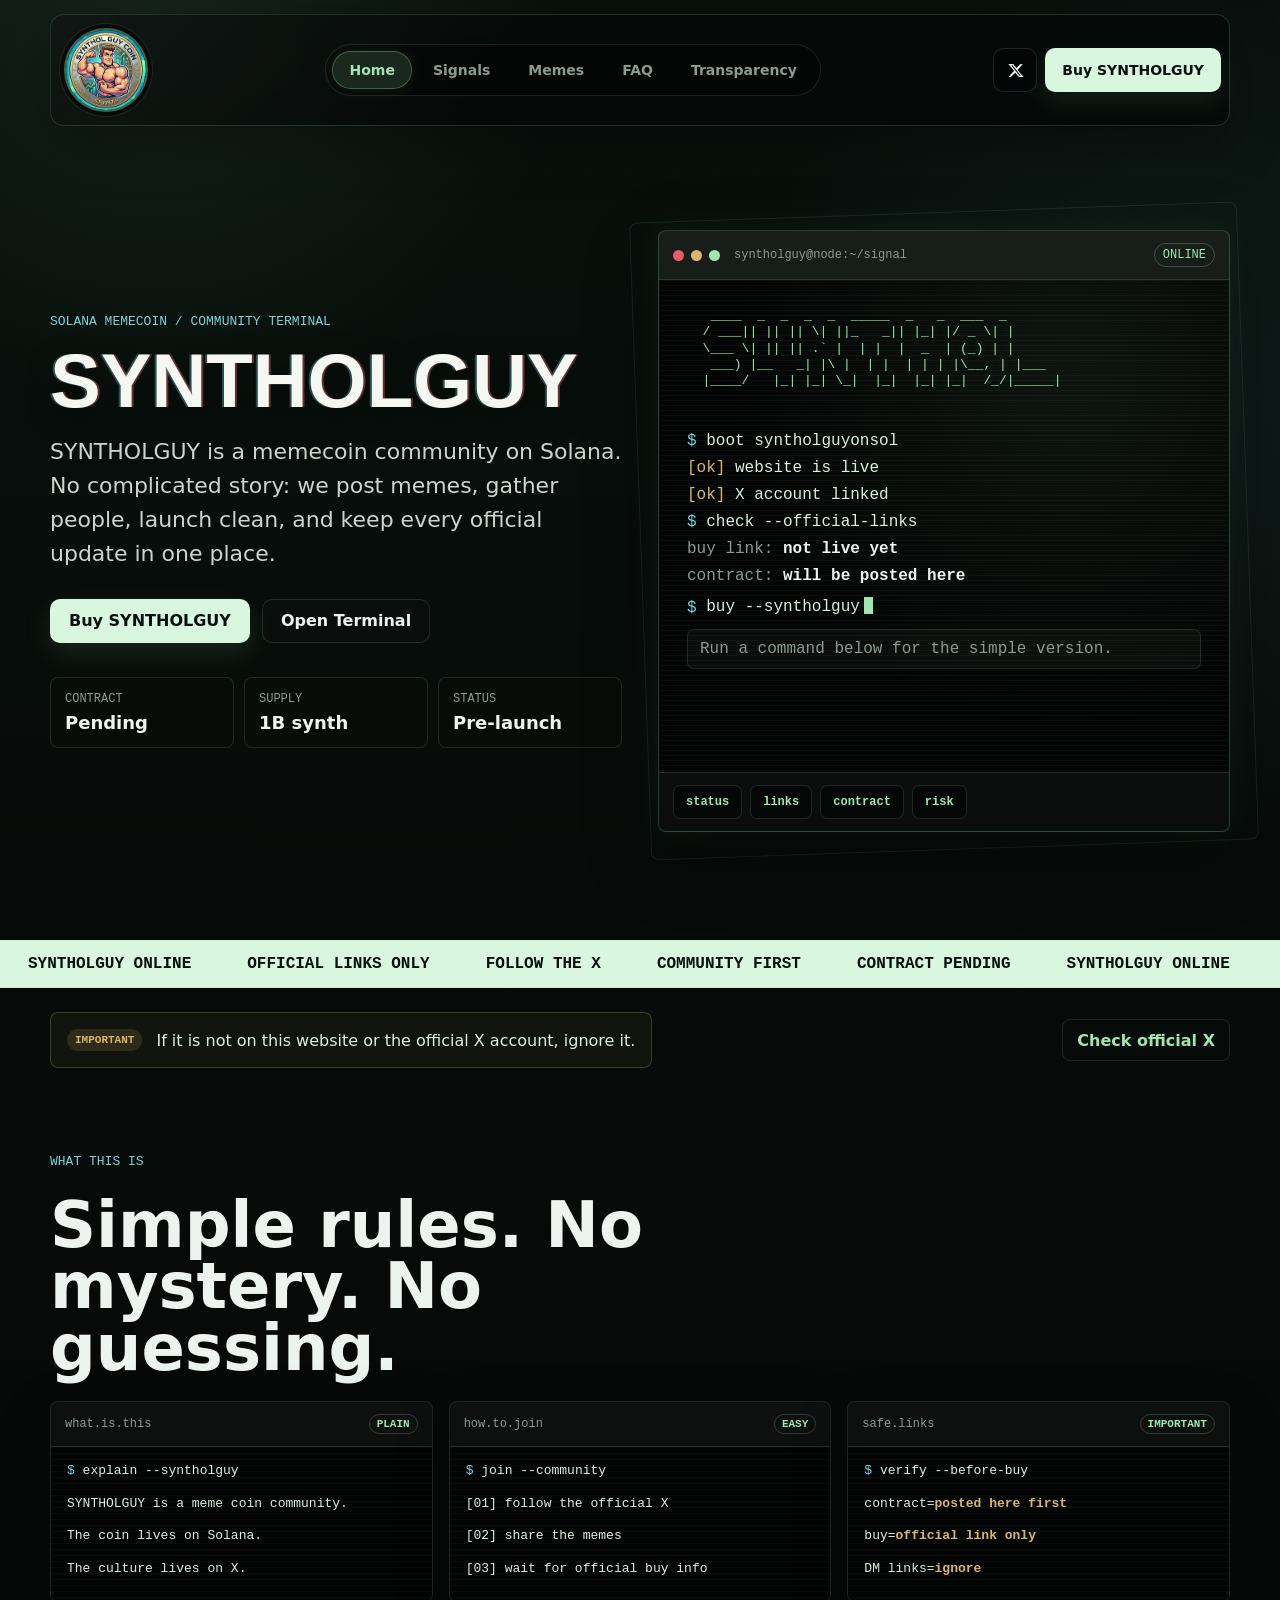
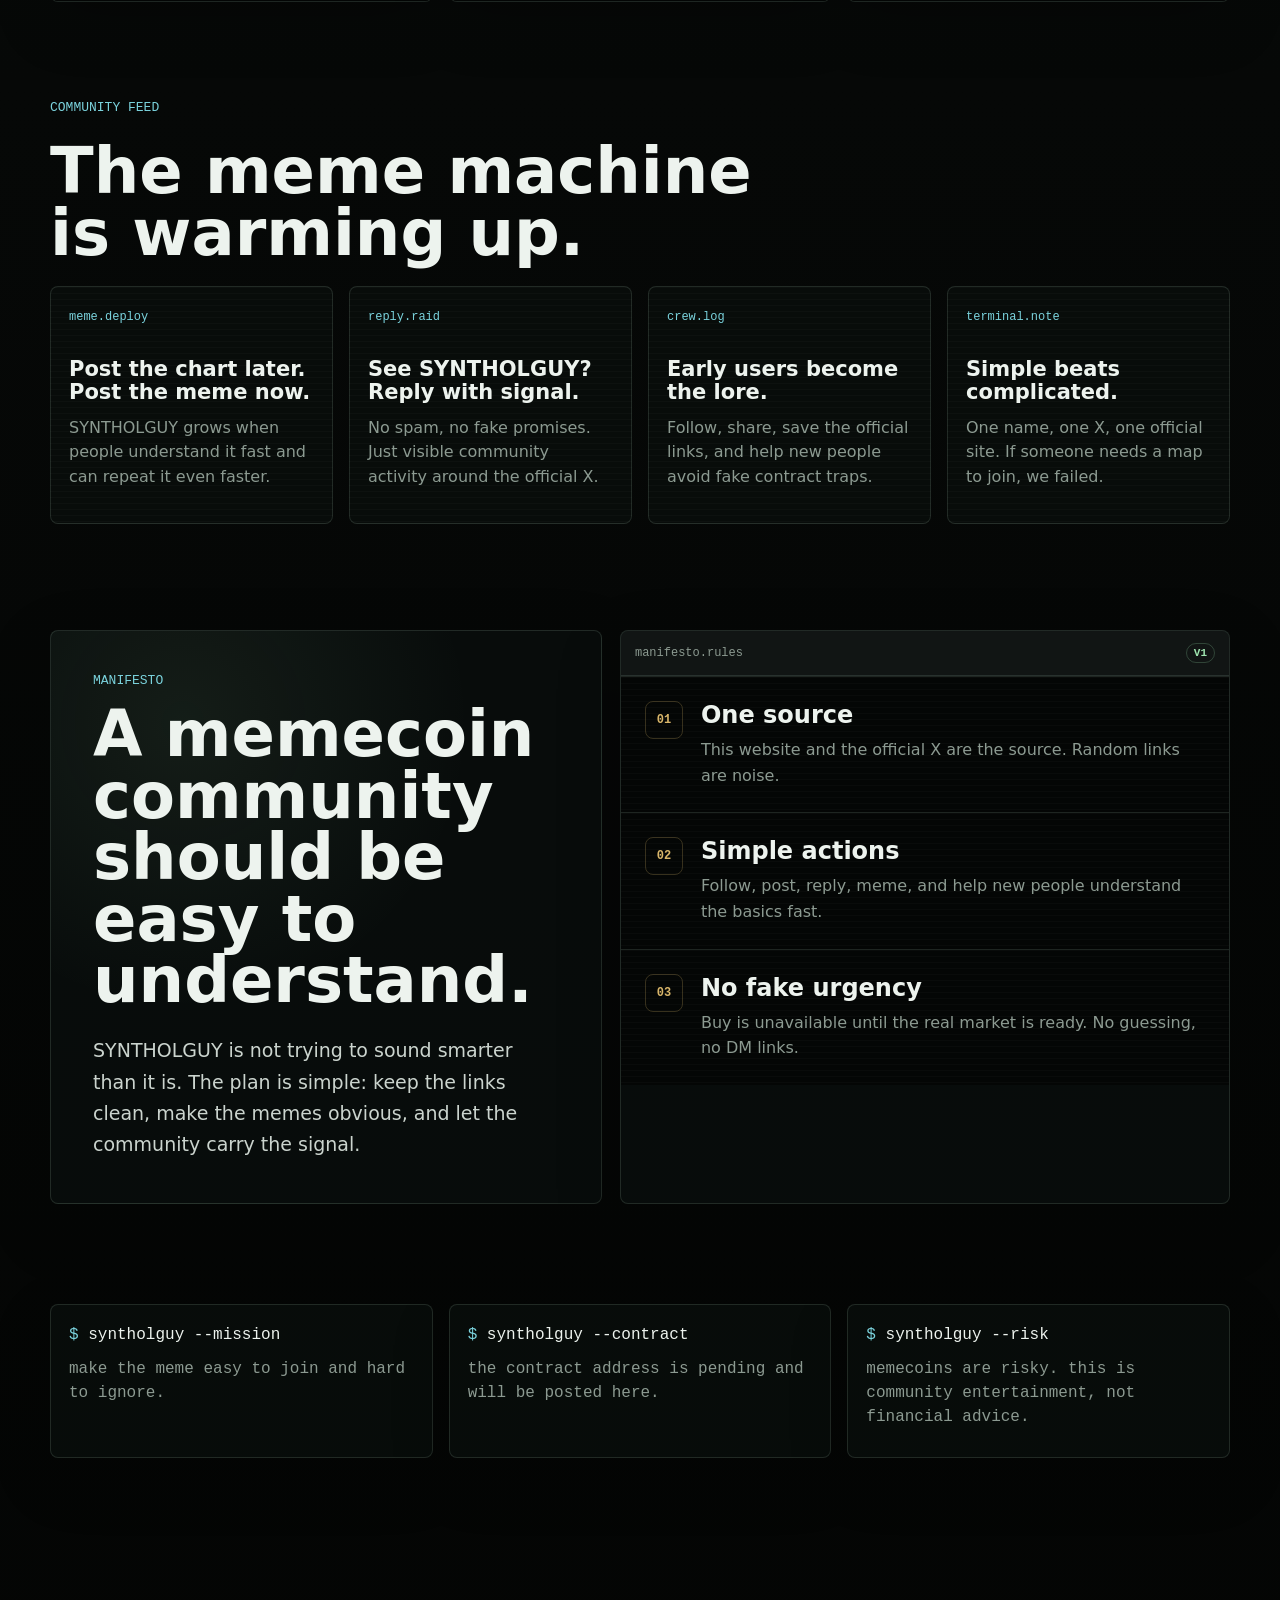
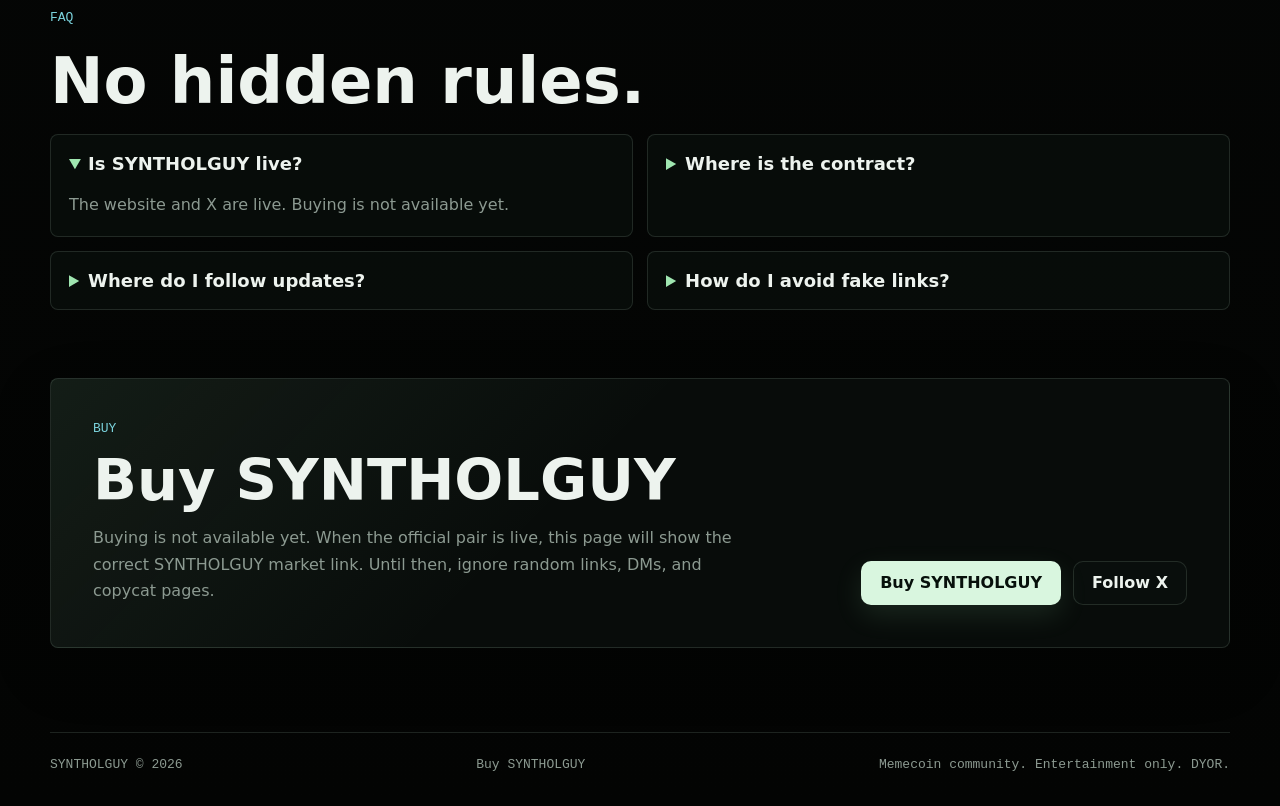
<file: index.html>
<!DOCTYPE html>
<html lang="en">
<head>
  <meta charset="UTF-8">
  <meta name="viewport" content="width=device-width, initial-scale=1.0">
  <meta name="description" content="SYNTHOLGUY is a simple community memecoin hub on Solana. Follow the signal, join the memes, and wait for the official buy link.">
  <title>SYNTHOLGUY | Community Terminal</title>
  <link rel="stylesheet" href="styles.css">
</head>
<body>
  <div class="noise" aria-hidden="true"></div>

  <header class="site-header">
    <div class="nav-shell">
      <a class="brand" href="#top" aria-label="SYNTHOLGUY home">
        <img src="synthollogo.png" alt="SYNTHOLGUY" class="brand-logo">
      </a>

      <nav class="nav-links" aria-label="Primary navigation">
        <a href="#top" class="active">Home</a>
        <a href="#signals">Signals</a>
        <a href="#memes">Memes</a>
        <a href="#faq">FAQ</a>
        <a href="transparency.html">Transparency</a>
      </nav>

      <div class="nav-actions">
        <a class="x-link" href="https://x.com/syntholguyonsol" target="_blank" rel="noopener noreferrer" aria-label="SYNTHOLGUY on X">
          <svg viewBox="0 0 24 24" aria-hidden="true">
            <path d="M18.9 2.8h3.3l-7.3 8.4 8.6 10h-6.7l-5.3-6.2-6 6.2H2.2l7.8-8.9L1.8 2.8h6.9l4.8 5.6 5.4-5.6Zm-1.2 16.6h1.8L7.7 4.5H5.8l11.9 14.9Z"/>
          </svg>
        </a>
        <button class="nav-cta buy-unavailable" type="button" data-tooltip="Unavailable yet">Buy SYNTHOLGUY</button>
      </div>
    </div>
  </header>

  <main id="top">
    <section class="hero section-shell">
      <div class="hero-copy">
        <p class="eyebrow">Solana memecoin / community terminal</p>
        <h1>SYNTHOLGUY</h1>
        <p class="hero-lede">
          SYNTHOLGUY is a memecoin community on Solana. No complicated story:
          we post memes, gather people, launch clean, and keep every official update in one place.
        </p>

        <div class="hero-actions" aria-label="Primary actions">
          <button class="button primary buy-unavailable" type="button" data-tooltip="Unavailable yet">Buy SYNTHOLGUY</button>
          <a class="button ghost" href="#terminal">Open Terminal</a>
        </div>

        <dl class="quick-stats" aria-label="SYNTHOLGUY quick stats">
          <div>
            <dt>Contract</dt>
            <dd>Pending</dd>
          </div>
          <div>
            <dt>Supply</dt>
            <dd>1B synth</dd>
          </div>
          <div>
            <dt>Status</dt>
            <dd>Pre-launch</dd>
          </div>
        </dl>
      </div>

      <div class="hero-terminal-wrap" id="terminal">
        <div class="terminal-card">
          <div class="terminal-topbar">
            <div class="window-controls" aria-hidden="true">
              <span></span>
              <span></span>
              <span></span>
            </div>
            <span class="terminal-title">syntholguy@node:~/signal</span>
            <span class="terminal-status">ONLINE</span>
          </div>

          <div class="terminal-screen" aria-label="SYNTHOLGUY terminal screen">
            <pre class="ascii-logo" aria-hidden="true">
   ____  _  _  _  _  _____  _   _  ___  _
  / ___|| || || \| ||_   _|| |_| |/ _ \| |
  \___ \| || || .` |  | |  |  _  | (_) | |
   ___) |__   _| |\ |  | |  | | | |\__, | |___
  |____/   |_| |_| \_|  |_|  |_| |_|  /_/|_____|
            </pre>
            <div class="terminal-lines">
              <p><span class="prompt">$</span> boot syntholguyonsol</p>
              <p><span class="muted">[ok]</span> website is live</p>
              <p><span class="muted">[ok]</span> X account linked</p>
              <p><span class="prompt">$</span> check --official-links</p>
              <p class="output">buy link: <strong>not live yet</strong></p>
              <p class="output">contract: <strong>will be posted here</strong></p>
              <p><span class="prompt">$</span> <span id="typed-command">buy --syntholguy</span><span class="caret"></span></p>
              <div class="terminal-response" id="terminal-response" aria-live="polite">
                <p>Run a command below for the simple version.</p>
              </div>
            </div>
          </div>

          <div class="terminal-command-bar" aria-label="Terminal command shortcuts">
            <button type="button" data-terminal-command="status">status</button>
            <button type="button" data-terminal-command="links">links</button>
            <button type="button" data-terminal-command="contract">contract</button>
            <button type="button" data-terminal-command="risk">risk</button>
          </div>
        </div>
      </div>
    </section>

    <section class="ticker" aria-label="SYNTHOLGUY signal ticker">
      <div class="ticker-track">
        <span>SYNTHOLGUY ONLINE</span>
        <span>OFFICIAL LINKS ONLY</span>
        <span>FOLLOW THE X</span>
        <span>COMMUNITY FIRST</span>
        <span>CONTRACT PENDING</span>
        <span>SYNTHOLGUY ONLINE</span>
        <span>OFFICIAL LINKS ONLY</span>
        <span>FOLLOW THE X</span>
        <span>COMMUNITY FIRST</span>
        <span>CONTRACT PENDING</span>
      </div>
    </section>

    <section class="warning-strip section-shell" aria-label="Official link warning">
      <div>
        <span class="warning-label">Important</span>
        <p>If it is not on this website or the official X account, ignore it.</p>
      </div>
      <a href="https://x.com/syntholguyonsol" target="_blank" rel="noopener noreferrer">Check official X</a>
    </section>

    <section class="terminal-lab section-shell" id="signals">
      <div class="section-heading compact-heading">
        <p class="eyebrow">What this is</p>
        <h2>Simple rules. No mystery. No guessing.</h2>
      </div>

      <div class="terminal-grid">
        <article class="terminal-mini">
          <div class="terminal-mini-top">
            <span>what.is.this</span>
            <strong>plain</strong>
          </div>
          <div class="terminal-mini-body">
            <p><span>$</span> explain --syntholguy</p>
            <p>SYNTHOLGUY is a meme coin community.</p>
            <p>The coin lives on Solana.</p>
            <p>The culture lives on X.</p>
          </div>
        </article>

        <article class="terminal-mini">
          <div class="terminal-mini-top">
            <span>how.to.join</span>
            <strong>easy</strong>
          </div>
          <div class="terminal-mini-body">
            <p><span>$</span> join --community</p>
            <p>[01] follow the official X</p>
            <p>[02] share the memes</p>
            <p>[03] wait for official buy info</p>
          </div>
        </article>

        <article class="terminal-mini">
          <div class="terminal-mini-top">
            <span>safe.links</span>
            <strong>important</strong>
          </div>
          <div class="terminal-mini-body">
            <p><span>$</span> verify --before-buy</p>
            <p>contract=<strong>posted here first</strong></p>
            <p>buy=<strong>official link only</strong></p>
            <p>DM links=<strong>ignore</strong></p>
          </div>
        </article>
      </div>
    </section>

    <section class="meme-wall section-shell" id="memes">
      <div class="section-heading compact-heading">
        <p class="eyebrow">Community feed</p>
        <h2>The meme machine is warming up.</h2>
      </div>

      <div class="meme-grid">
        <article class="meme-card">
          <span>meme.deploy</span>
          <h3>Post the chart later. Post the meme now.</h3>
          <p>SYNTHOLGUY grows when people understand it fast and can repeat it even faster.</p>
        </article>
        <article class="meme-card">
          <span>reply.raid</span>
          <h3>See SYNTHOLGUY? Reply with signal.</h3>
          <p>No spam, no fake promises. Just visible community activity around the official X.</p>
        </article>
        <article class="meme-card">
          <span>crew.log</span>
          <h3>Early users become the lore.</h3>
          <p>Follow, share, save the official links, and help new people avoid fake contract traps.</p>
        </article>
        <article class="meme-card">
          <span>terminal.note</span>
          <h3>Simple beats complicated.</h3>
          <p>One name, one X, one official site. If someone needs a map to join, we failed.</p>
        </article>
      </div>
    </section>

    <section class="manifesto section-shell" id="manifesto">
      <div class="manifesto-panel">
        <div class="manifesto-copy">
          <p class="eyebrow">Manifesto</p>
          <h2>A memecoin community should be easy to understand.</h2>
          <p>
            SYNTHOLGUY is not trying to sound smarter than it is. The plan is simple:
            keep the links clean, make the memes obvious, and let the community carry the signal.
          </p>
        </div>

        <div class="manifesto-terminal" aria-label="SYNTHOLGUY manifesto rules">
          <div class="terminal-mini-top">
            <span>manifesto.rules</span>
            <strong>v1</strong>
          </div>
          <ol>
            <li>
              <span>01</span>
              <div>
                <h3>One source</h3>
                <p>This website and the official X are the source. Random links are noise.</p>
              </div>
            </li>
            <li>
              <span>02</span>
              <div>
                <h3>Simple actions</h3>
                <p>Follow, post, reply, meme, and help new people understand the basics fast.</p>
              </div>
            </li>
            <li>
              <span>03</span>
              <div>
                <h3>No fake urgency</h3>
                <p>Buy is unavailable until the real market is ready. No guessing, no DM links.</p>
              </div>
            </li>
          </ol>
        </div>
      </div>
    </section>

    <section class="console-strip section-shell" aria-label="Terminal commands">
      <div class="mini-terminal">
        <p><span>$</span> syntholguy --mission</p>
        <p>make the meme easy to join and hard to ignore.</p>
      </div>
      <div class="mini-terminal">
        <p><span>$</span> syntholguy --contract</p>
        <p>the contract address is pending and will be posted here.</p>
      </div>
      <div class="mini-terminal">
        <p><span>$</span> syntholguy --risk</p>
        <p>memecoins are risky. this is community entertainment, not financial advice.</p>
      </div>
    </section>



    <section class="faq section-shell" id="faq">
      <div class="section-heading compact-heading">
        <p class="eyebrow">FAQ</p>
        <h2>No hidden rules.</h2>
      </div>

      <div class="faq-grid">
        <details open>
          <summary>Is SYNTHOLGUY live?</summary>
          <p>The website and X are live. Buying is not available yet.</p>
        </details>
        <details>
          <summary>Where is the contract?</summary>
          <p>The contract is pending. When it is ready, it will be shown clearly on this website and official X.</p>
        </details>
        <details>
          <summary>Where do I follow updates?</summary>
          <p>The community hub is X for now: @syntholguyonsol.</p>
        </details>
        <details>
          <summary>How do I avoid fake links?</summary>
          <p>Use this site and the official X only. Ignore DMs, copycat pages, and random comments with links.</p>
        </details>
      </div>
    </section>

    <section class="join section-shell" id="buy">
      <div class="join-panel">
        <div>
          <p class="eyebrow">Buy</p>
          <h2>Buy SYNTHOLGUY</h2>
          <p>
            Buying is not available yet. When the official pair is live, this page will show the
            correct SYNTHOLGUY market link. Until then, ignore random links, DMs, and copycat pages.
          </p>
        </div>

        <div class="social-actions" aria-label="Social links">
          <button class="button primary buy-unavailable" type="button" aria-label="Buy SYNTHOLGUY unavailable" data-tooltip="Unavailable yet">Buy SYNTHOLGUY</button>
          <a class="button ghost" href="https://x.com/syntholguyonsol" target="_blank" rel="noopener noreferrer" aria-label="SYNTHOLGUY X link">Follow X</a>
        </div>
      </div>
    </section>
  </main>

  <footer class="site-footer">
    <span>SYNTHOLGUY © 2026</span>
    <button class="footer-buy buy-unavailable" type="button" data-tooltip="Unavailable yet">Buy SYNTHOLGUY</button>
    <span>Memecoin community. Entertainment only. DYOR.</span>
  </footer>

  <script src="script.js"></script>
</body>
</html>
</file>
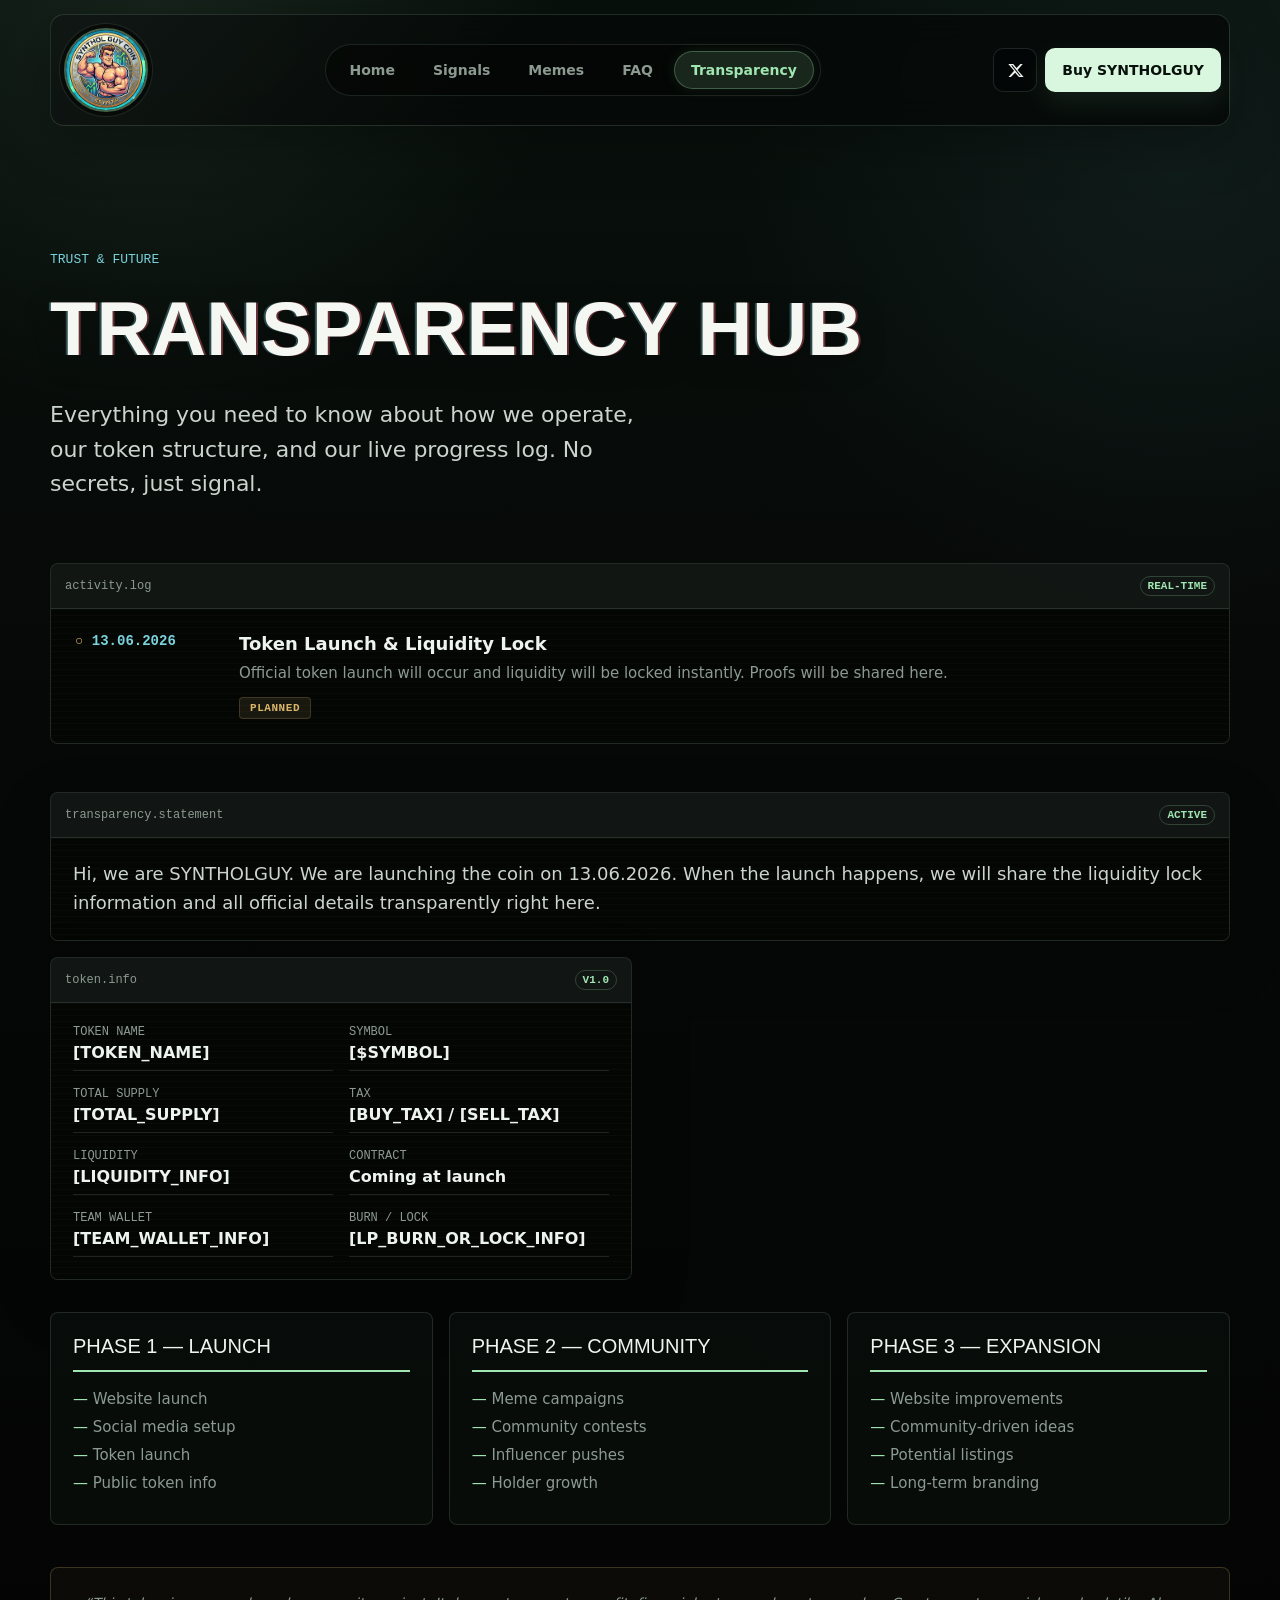
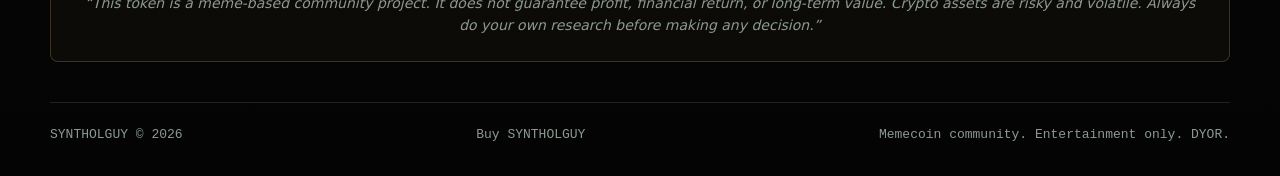
<file: transparency.html>
<!DOCTYPE html>
<html lang="en">
<head>
  <meta charset="UTF-8">
  <meta name="viewport" content="width=device-width, initial-scale=1.0">
  <meta name="description" content="Transparency and Roadmap for SYNTHOLGUY. Follow our progress, tokenomics, and activity log.">
  <title>Transparency & Roadmap | SYNTHOLGUY</title>
  <link rel="stylesheet" href="styles.css">
</head>
<body>
  <div class="noise" aria-hidden="true"></div>

  <header class="site-header">
    <div class="nav-shell">
      <a class="brand" href="index.html#top" aria-label="SYNTHOLGUY home">
        <img src="synthollogo.png" alt="SYNTHOLGUY" class="brand-logo">
      </a>

      <nav class="nav-links" aria-label="Primary navigation">
        <a href="index.html#top">Home</a>
        <a href="index.html#signals">Signals</a>
        <a href="index.html#memes">Memes</a>
        <a href="index.html#faq">FAQ</a>
        <a href="transparency.html" class="active">Transparency</a>
      </nav>

      <div class="nav-actions">
        <a class="x-link" href="https://x.com/syntholguyonsol" target="_blank" rel="noopener noreferrer" aria-label="SYNTHOLGUY on X">
          <svg viewBox="0 0 24 24" aria-hidden="true">
            <path d="M18.9 2.8h3.3l-7.3 8.4 8.6 10h-6.7l-5.3-6.2-6 6.2H2.2l7.8-8.9L1.8 2.8h6.9l4.8 5.6 5.4-5.6Zm-1.2 16.6h1.8L7.7 4.5H5.8l11.9 14.9Z"/>
          </svg>
        </a>
        <button class="nav-cta buy-unavailable" type="button" data-tooltip="Unavailable yet">Buy SYNTHOLGUY</button>
      </div>
    </div>
  </header>

  <main class="transparency-page">
    <section class="transparency-roadmap section-shell">
      <div class="section-heading">
        <p class="eyebrow">Trust & Future</p>
        <h1>Transparency Hub</h1>
        <p class="hero-lede">
          Everything you need to know about how we operate, our token structure, 
          and our live progress log. No secrets, just signal.
        </p>
      </div>

      <!-- Activity Log / Timeline Section -->
      <section class="activity-log">
        <div class="terminal-mini-top">
          <span>activity.log</span>
          <strong>real-time</strong>
        </div>
        <div class="timeline-container">
          <div class="timeline-item planned">
            <div class="timeline-date">13.06.2026</div>
            <div class="timeline-content">
              <h3>Token Launch & Liquidity Lock</h3>
              <p>Official token launch will occur and liquidity will be locked instantly. Proofs will be shared here.</p>
              <span class="timeline-status">Planned</span>
            </div>
          </div>
        </div>
      </section>

      <div class="transparency-grid">
        <article class="transparency-card full-width">
          <div class="terminal-mini-top">
            <span>transparency.statement</span>
            <strong>active</strong>
          </div>
          <div class="transparency-body">
            <p>
              Hi, we are SYNTHOLGUY. We are launching the coin on 13.06.2026. 
              When the launch happens, we will share the liquidity lock information 
               and all official details transparently right here.
            </p>
          </div>
        </article>

        <article class="tokenomics-card">
          <div class="terminal-mini-top">
            <span>token.info</span>
            <strong>v1.0</strong>
          </div>
          <div class="tokenomics-body">
            <dl class="tokenomics-list">
              <div>
                <dt>Token Name</dt>
                <dd>[TOKEN_NAME]</dd>
              </div>
              <div>
                <dt>Symbol</dt>
                <dd>[$SYMBOL]</dd>
              </div>
              <div>
                <dt>Total Supply</dt>
                <dd>[TOTAL_SUPPLY]</dd>
              </div>
              <div>
                <dt>Tax</dt>
                <dd>[BUY_TAX] / [SELL_TAX]</dd>
              </div>
              <div>
                <dt>Liquidity</dt>
                <dd>[LIQUIDITY_INFO]</dd>
              </div>
              <div>
                <dt>Contract</dt>
                <dd>Coming at launch</dd>
              </div>
              <div>
                <dt>Team Wallet</dt>
                <dd>[TEAM_WALLET_INFO]</dd>
              </div>
              <div>
                <dt>Burn / Lock</dt>
                <dd>[LP_BURN_OR_LOCK_INFO]</dd>
              </div>
            </dl>
          </div>
        </article>
      </div>

      <div class="roadmap-grid">
        <div class="roadmap-phase">
          <div class="phase-header">Phase 1 — Launch</div>
          <ul class="phase-list">
            <li>Website launch</li>
            <li>Social media setup</li>
            <li>Token launch</li>
            <li>Public token info</li>
          </ul>
        </div>
        <div class="roadmap-phase">
          <div class="phase-header">Phase 2 — Community</div>
          <ul class="phase-list">
            <li>Meme campaigns</li>
            <li>Community contests</li>
            <li>Influencer pushes</li>
            <li>Holder growth</li>
          </ul>
        </div>
        <div class="roadmap-phase">
          <div class="phase-header">Phase 3 — Expansion</div>
          <ul class="phase-list">
            <li>Website improvements</li>
            <li>Community-driven ideas</li>
            <li>Potential listings</li>
            <li>Long-term branding</li>
          </ul>
        </div>
      </div>

      <footer class="transparency-footer">
        <p>
          “This token is a meme-based community project. It does not guarantee profit, financial return, 
          or long-term value. Crypto assets are risky and volatile. Always do your own research before 
          making any decision.”
        </p>
      </footer>
    </section>
  </main>

  <footer class="site-footer">
    <span>SYNTHOLGUY © 2026</span>
    <button class="footer-buy buy-unavailable" type="button" data-tooltip="Unavailable yet">Buy SYNTHOLGUY</button>
    <span>Memecoin community. Entertainment only. DYOR.</span>
  </footer>

  <script src="script.js"></script>
</body>
</html>
</file>
<file: styles.css>
:root {
  color-scheme: dark;
  --bg: #060807;
  --panel: #0b100e;
  --panel-strong: #101713;
  --text: #edf3ee;
  --muted: #8c9a91;
  --line: rgba(151, 179, 160, 0.18);
  --green: #9fe6b0;
  --green-strong: #59c779;
  --cyan: #7bd3dd;
  --amber: #d9b66a;
  --red: #e35d6a;
  --yellow: #d9b66a;
  --shadow: 0 24px 70px rgba(0, 0, 0, 0.42);
  --display: Impact, Haettenschweiler, "Arial Narrow Bold", "Segoe UI Black", sans-serif;
  --mono: Consolas, "SFMono-Regular", "Courier New", monospace;
  --sans: Inter, "Segoe UI", system-ui, sans-serif;
}

* {
  box-sizing: border-box;
}

html {
  scroll-behavior: smooth;
}

body {
  min-height: 100vh;
  margin: 0;
  background:
    radial-gradient(circle at 12% 0%, rgba(159, 230, 176, 0.09), transparent 26rem),
    radial-gradient(circle at 92% 10%, rgba(123, 211, 221, 0.07), transparent 28rem),
    linear-gradient(180deg, #08100c 0%, var(--bg) 42%, #030403 100%);
  color: var(--text);
  font-family: var(--sans);
  overflow-x: hidden;
}

a {
  color: inherit;
  text-decoration: none;
}

button {
  border: 0;
  font: inherit;
}

.noise {
  position: fixed;
  inset: 0;
  z-index: -1;
  pointer-events: none;
  opacity: 0.16;
  background-image:
    linear-gradient(rgba(255, 255, 255, 0.035) 1px, transparent 1px),
    linear-gradient(90deg, rgba(255, 255, 255, 0.03) 1px, transparent 1px);
  background-size: 42px 42px;
  mask-image: linear-gradient(to bottom, #000, transparent 82%);
}

.site-header {
  position: sticky;
  top: 0;
  z-index: 10;
  width: min(1180px, calc(100% - 32px));
  margin: 0 auto;
  padding: 14px 0;
}

.nav-shell {
  display: flex;
  align-items: center;
  justify-content: space-between;
  gap: 16px;
  min-height: 62px;
  padding: 8px;
  border: 1px solid rgba(151, 179, 160, 0.2);
  border-radius: 14px;
  background:
    linear-gradient(135deg, rgba(217, 246, 223, 0.045), transparent 38%),
    rgba(6, 9, 8, 0.82);
  box-shadow: 0 18px 54px rgba(0, 0, 0, 0.28);
  backdrop-filter: blur(16px);
}

.brand,
.nav-links {
  border: 1px solid rgba(151, 179, 160, 0.16);
  background: rgba(4, 6, 5, 0.58);
}

.brand-logo {
  width: 84px;
  height: 84px;
  object-fit: cover;
  border-radius: 50%;
  border: 2px solid rgba(159, 230, 176, 0.4);
}

.brand {
  display: inline-flex;
  align-items: center;
  justify-content: center;
  min-height: 84px;
  padding: 4px;
  border-radius: 50%;
  background: rgba(4, 6, 5, 0.58);
  border: 1px solid rgba(151, 179, 160, 0.16);
  transition: transform 180ms ease, border-color 180ms ease, background 180ms ease;
}

.brand:hover {
  transform: scale(1.05);
  border-color: rgba(217, 246, 223, 0.28);
  background: rgba(217, 246, 223, 0.045);
}

.brand-mark {
  display: grid;
  place-items: center;
  width: 30px;
  height: 30px;
  border-radius: 6px;
  background: #d9f6df;
  color: #07100b;
  font-family: var(--mono);
  font-size: 12px;
}

.nav-links {
  display: flex;
  gap: 4px;
  padding: 6px;
  border-radius: 999px;
}

.nav-links a {
  padding: 10px 16px;
  border-radius: 999px;
  color: var(--muted);
  font-size: 14px;
  font-weight: 600;
  border: 1px solid transparent;
  transition: all 200ms ease;
}

.nav-links a:hover {
  color: var(--text);
  background: rgba(159, 230, 176, 0.1);
  transform: translateY(-1px);
}

.nav-links a.active {
  color: var(--green);
  background: rgba(159, 230, 176, 0.14);
  border-color: rgba(159, 230, 176, 0.3);
  box-shadow: 0 0 15px rgba(159, 230, 176, 0.1);
}

.nav-actions {
  display: inline-flex;
  align-items: center;
  gap: 8px;
}

.nav-cta,
.button,
.x-link {
  display: inline-flex;
  align-items: center;
  justify-content: center;
  min-height: 44px;
  border-radius: 10px;
  font-weight: 700;
}

.nav-cta {
  padding: 0 16px;
  border: 1px solid rgba(217, 246, 223, 0.3);
  background: #d9f6df;
  color: #07100b;
  font-size: 14px;
  white-space: nowrap;
  box-shadow: 0 10px 26px rgba(159, 230, 176, 0.1);
  transition: transform 180ms ease, box-shadow 180ms ease;
}

.nav-cta:hover {
  transform: translateY(-1px);
  box-shadow: 0 14px 32px rgba(159, 230, 176, 0.16);
}

.x-link {
  width: 44px;
  border: 1px solid rgba(151, 179, 160, 0.18);
  background: rgba(4, 6, 5, 0.62);
  color: var(--text);
  transition: border-color 180ms ease, background 180ms ease, transform 180ms ease;
}

.x-link:hover {
  transform: translateY(-1px);
  border-color: rgba(217, 246, 223, 0.3);
  background: rgba(217, 246, 223, 0.06);
}

.x-link svg {
  width: 17px;
  height: 17px;
  fill: currentColor;
}

.section-shell {
  width: min(1180px, calc(100% - 32px));
  margin: 0 auto;
}

.hero {
  display: grid;
  grid-template-columns: minmax(0, 1fr) minmax(420px, 1fr);
  align-items: center;
  gap: 36px;
  min-height: clamp(680px, calc(100vh - 100px), 860px);
  padding: 58px 0 76px;
}

.hero-copy {
  min-width: 0;
}

.eyebrow {
  margin: 0 0 16px;
  color: var(--cyan);
  font-family: var(--mono);
  font-size: 13px;
  text-transform: uppercase;
}

h1,
h2,
h3,
p {
  margin-top: 0;
}

h1 {
  margin-bottom: 18px;
  font-size: clamp(48px, 6vw, 76px);
  line-height: 0.94;
  letter-spacing: 0;
  font-family: var(--display);
  font-weight: 900;
  text-transform: uppercase;
  white-space: nowrap;
  color: #f5f7f3;
  text-shadow:
    2px 0 0 rgba(227, 93, 106, 0.42),
    -2px 0 0 rgba(123, 211, 221, 0.3),
    0 8px 28px rgba(0, 0, 0, 0.34);
}

h2 {
  max-width: 760px;
  margin-bottom: 0;
  font-size: clamp(34px, 5vw, 68px);
  line-height: 0.96;
  letter-spacing: 0;
  font-weight: 800;
}

h3 {
  margin-bottom: 12px;
  font-size: 24px;
}

.hero-lede {
  max-width: 620px;
  margin-bottom: 28px;
  color: #cbd4ce;
  font-size: clamp(18px, 2vw, 22px);
  line-height: 1.55;
}

.hero-actions,
.social-actions {
  display: flex;
  flex-wrap: wrap;
  gap: 12px;
}

.button {
  padding: 0 18px;
  border: 1px solid transparent;
  transition: transform 180ms ease, border-color 180ms ease, background 180ms ease;
}

.button:hover {
  transform: translateY(-2px);
}

.button.primary {
  background: #d9f6df;
  color: #07100b;
  box-shadow: 0 10px 28px rgba(159, 230, 176, 0.12);
}

.button.ghost {
  border-color: var(--line);
  background: rgba(11, 16, 14, 0.78);
  color: var(--text);
}

.buy-unavailable {
  position: relative;
  cursor: not-allowed;
}

.buy-unavailable::after {
  content: attr(data-tooltip);
  position: absolute;
  left: 50%;
  bottom: calc(100% + 10px);
  z-index: 20;
  width: max-content;
  max-width: 180px;
  padding: 7px 9px;
  border: 1px solid rgba(217, 246, 223, 0.24);
  border-radius: 7px;
  background: rgba(4, 6, 5, 0.96);
  color: var(--green);
  font-family: var(--mono);
  font-size: 11px;
  font-weight: 700;
  letter-spacing: 0;
  line-height: 1;
  opacity: 0;
  pointer-events: none;
  text-transform: uppercase;
  transform: translate(-50%, 4px);
  transition: opacity 160ms ease, transform 160ms ease;
  white-space: nowrap;
  box-shadow: 0 14px 34px rgba(0, 0, 0, 0.34);
}

.buy-unavailable::before {
  content: "";
  position: absolute;
  left: 50%;
  bottom: calc(100% + 5px);
  z-index: 21;
  width: 8px;
  height: 8px;
  border-right: 1px solid rgba(217, 246, 223, 0.24);
  border-bottom: 1px solid rgba(217, 246, 223, 0.24);
  background: rgba(4, 6, 5, 0.96);
  opacity: 0;
  pointer-events: none;
  transform: translate(-50%, 4px) rotate(45deg);
  transition: opacity 160ms ease, transform 160ms ease;
}

.buy-unavailable:hover::after,
.buy-unavailable:focus-visible::after,
.buy-unavailable:hover::before,
.buy-unavailable:focus-visible::before {
  opacity: 1;
  transform: translate(-50%, 0);
}

.buy-unavailable:hover::before,
.buy-unavailable:focus-visible::before {
  transform: translate(-50%, 0) rotate(45deg);
}

.quick-stats {
  display: grid;
  grid-template-columns: repeat(3, minmax(0, 1fr));
  gap: 10px;
  max-width: 620px;
  margin: 34px 0 0;
}

.quick-stats div {
  min-width: 0;
  padding: 14px;
  border: 1px solid var(--line);
  border-radius: 8px;
  background: rgba(9, 13, 11, 0.72);
}

.quick-stats dt {
  margin-bottom: 6px;
  color: var(--muted);
  font-family: var(--mono);
  font-size: 12px;
  text-transform: uppercase;
}

.quick-stats dd {
  margin: 0;
  overflow-wrap: anywhere;
  font-size: 18px;
  font-weight: 700;
}

.hero-terminal-wrap {
  position: relative;
  min-width: 0;
}

.hero-terminal-wrap::before {
  content: "";
  position: absolute;
  inset: -18px;
  z-index: -1;
  border: 1px solid rgba(123, 211, 221, 0.12);
  border-radius: 8px;
  transform: rotate(-2deg);
}

.terminal-card {
  overflow: hidden;
  border: 1px solid rgba(159, 230, 176, 0.24);
  border-radius: 8px;
  background: linear-gradient(180deg, rgba(16, 23, 19, 0.98), rgba(5, 7, 6, 0.99));
  box-shadow: var(--shadow), 0 0 34px rgba(159, 230, 176, 0.08);
}

.terminal-topbar {
  display: grid;
  grid-template-columns: auto 1fr auto;
  align-items: center;
  gap: 14px;
  padding: 12px 14px;
  border-bottom: 1px solid var(--line);
  background: rgba(255, 255, 255, 0.03);
  font-family: var(--mono);
  font-size: 12px;
}

.window-controls {
  display: flex;
  gap: 7px;
}

.window-controls span {
  width: 11px;
  height: 11px;
  border-radius: 999px;
  background: var(--red);
}

.window-controls span:nth-child(2) {
  background: var(--yellow);
}

.window-controls span:nth-child(3) {
  background: var(--green);
}

.terminal-title {
  min-width: 0;
  overflow: hidden;
  color: var(--muted);
  text-overflow: ellipsis;
  white-space: nowrap;
}

.terminal-status {
  padding: 4px 8px;
  border: 1px solid rgba(159, 230, 176, 0.26);
  border-radius: 999px;
  color: var(--green);
}

.terminal-screen {
  min-height: 492px;
  padding: clamp(18px, 3vw, 28px);
  background:
    repeating-linear-gradient(180deg, rgba(255, 255, 255, 0.026) 0 1px, transparent 1px 5px),
    radial-gradient(circle at 72% 20%, rgba(159, 230, 176, 0.07), transparent 22rem),
    #030504;
  font-family: var(--mono);
}

.terminal-command-bar {
  display: flex;
  flex-wrap: wrap;
  gap: 8px;
  padding: 12px 14px;
  border-top: 1px solid var(--line);
  background: rgba(255, 255, 255, 0.025);
}

.terminal-command-bar button {
  min-height: 34px;
  padding: 0 12px;
  border: 1px solid rgba(151, 179, 160, 0.18);
  border-radius: 7px;
  background: rgba(4, 6, 5, 0.72);
  color: var(--green);
  cursor: pointer;
  font-family: var(--mono);
  font-size: 12px;
  font-weight: 700;
  transition: background 160ms ease, border-color 160ms ease, transform 160ms ease;
}

.terminal-command-bar button:hover,
.terminal-command-bar button:focus-visible {
  border-color: rgba(217, 246, 223, 0.3);
  background: rgba(217, 246, 223, 0.06);
  transform: translateY(-1px);
}

.ascii-logo {
  margin: 0 0 26px;
  color: var(--green);
  font-size: clamp(8px, 1.2vw, 13px);
  line-height: 1.25;
  white-space: pre;
  text-shadow: 0 0 10px rgba(159, 230, 176, 0.18);
}

.terminal-lines {
  display: grid;
  gap: 9px;
  color: #dcefe1;
  font-size: clamp(13px, 1.4vw, 16px);
}

.terminal-lines p {
  margin: 0;
  overflow-wrap: anywhere;
}

.terminal-response {
  margin-top: 4px;
  padding: 10px 12px;
  border: 1px solid rgba(151, 179, 160, 0.16);
  border-radius: 7px;
  background: rgba(217, 246, 223, 0.035);
  color: var(--muted);
}

.terminal-response p {
  margin: 0;
}

.prompt {
  color: var(--cyan);
}

.muted {
  color: var(--amber);
}

.output {
  color: var(--muted);
}

.output strong {
  color: var(--text);
}

.caret {
  display: inline-block;
  width: 9px;
  height: 1.1em;
  margin-left: 4px;
  transform: translateY(3px);
  background: var(--green);
  animation: blink 1s steps(2, start) infinite;
}

@keyframes blink {
  50% {
    opacity: 0;
  }
}

.ticker {
  overflow: hidden;
  border-block: 1px solid var(--line);
  background: #d9f6df;
  color: #07100b;
  font-family: var(--mono);
  font-weight: 700;
}

.ticker-track {
  display: flex;
  width: max-content;
  animation: ticker 24s linear infinite;
}

.ticker span {
  padding: 14px 28px;
  white-space: nowrap;
}

@keyframes ticker {
  to {
    transform: translateX(-50%);
  }
}

.manifesto {
  padding: 86px 0 44px;
}

.manifesto-panel {
  display: grid;
  grid-template-columns: minmax(0, 0.95fr) minmax(420px, 1.05fr);
  gap: 18px;
  align-items: stretch;
}

.manifesto-copy,
.manifesto-terminal {
  border: 1px solid var(--line);
  border-radius: 8px;
  background: rgba(10, 15, 13, 0.78);
  box-shadow: 0 22px 64px rgba(0, 0, 0, 0.22);
}

.manifesto-copy {
  display: flex;
  flex-direction: column;
  justify-content: space-between;
  min-height: 420px;
  padding: clamp(24px, 4vw, 42px);
  background:
    radial-gradient(circle at 24% 16%, rgba(159, 230, 176, 0.08), transparent 18rem),
    rgba(10, 15, 13, 0.78);
}

.manifesto-copy h2 {
  max-width: 620px;
  margin-bottom: 24px;
}

.manifesto-copy > p:last-child {
  max-width: 620px;
  margin-bottom: 0;
  color: #cbd4ce;
  font-size: 19px;
  line-height: 1.65;
}

.manifesto-terminal {
  overflow: hidden;
}

.manifesto-terminal ol {
  display: grid;
  gap: 0;
  margin: 0;
  padding: 0;
  list-style: none;
}

.manifesto-terminal li {
  display: grid;
  grid-template-columns: auto 1fr;
  gap: 18px;
  padding: 24px;
  border-top: 1px solid var(--line);
  background:
    repeating-linear-gradient(180deg, rgba(255, 255, 255, 0.018) 0 1px, transparent 1px 6px),
    rgba(3, 5, 4, 0.72);
}

.manifesto-terminal li > span {
  display: grid;
  place-items: center;
  width: 38px;
  height: 38px;
  border: 1px solid rgba(217, 182, 106, 0.24);
  border-radius: 8px;
  color: var(--amber);
  font-family: var(--mono);
  font-size: 12px;
  font-weight: 700;
}

.manifesto-terminal h3 {
  margin-bottom: 8px;
  font-size: 24px;
}

.manifesto-terminal p {
  margin-bottom: 0;
  color: var(--muted);
  line-height: 1.6;
}

.warning-strip {
  padding: 24px 0 0;
}

.warning-strip > div,
.warning-strip {
  display: flex;
  align-items: center;
  gap: 14px;
}

.warning-strip {
  justify-content: space-between;
}

.warning-strip > div {
  min-width: 0;
  flex-wrap: wrap;
  padding: 16px;
  border: 1px solid rgba(217, 182, 106, 0.24);
  border-radius: 8px;
  background: rgba(217, 182, 106, 0.055);
}

.warning-label {
  padding: 5px 8px;
  border-radius: 999px;
  background: rgba(217, 182, 106, 0.14);
  color: var(--amber);
  font-family: var(--mono);
  font-size: 11px;
  font-weight: 700;
  text-transform: uppercase;
}

.warning-strip p {
  margin: 0;
  color: #dcefe1;
}

.warning-strip a {
  display: inline-flex;
  align-items: center;
  justify-content: center;
  min-height: 42px;
  padding: 0 14px;
  border: 1px solid var(--line);
  border-radius: 8px;
  color: var(--green);
  font-weight: 700;
  white-space: nowrap;
}

.section-heading {
  display: grid;
  gap: 10px;
  margin-bottom: 34px;
}

.compact-heading {
  margin-bottom: 22px;
}

.terminal-lab {
  padding: 86px 0 26px;
}

.terminal-grid {
  display: grid;
  grid-template-columns: repeat(3, minmax(0, 1fr));
  gap: 16px;
}

.terminal-mini {
  overflow: hidden;
  border: 1px solid rgba(151, 179, 160, 0.18);
  border-radius: 8px;
  background: rgba(5, 8, 7, 0.82);
  box-shadow: 0 20px 56px rgba(0, 0, 0, 0.22);
}

.terminal-mini-top {
  display: flex;
  align-items: center;
  justify-content: space-between;
  gap: 12px;
  padding: 12px 14px;
  border-bottom: 1px solid var(--line);
  background: rgba(255, 255, 255, 0.035);
  color: var(--muted);
  font-family: var(--mono);
  font-size: 12px;
}

.terminal-mini-top strong {
  padding: 3px 7px;
  border: 1px solid rgba(159, 230, 176, 0.22);
  border-radius: 999px;
  color: var(--green);
  font-size: 11px;
  text-transform: uppercase;
}

.terminal-mini-body {
  display: grid;
  gap: 8px;
  min-height: 154px;
  padding: 16px;
  background:
    repeating-linear-gradient(180deg, rgba(255, 255, 255, 0.022) 0 1px, transparent 1px 6px),
    #030504;
  color: #dcefe1;
  font-family: var(--mono);
  font-size: 13px;
}

.terminal-mini-body p {
  margin: 0;
  overflow-wrap: anywhere;
}

.terminal-mini-body span {
  color: var(--cyan);
}

.terminal-mini-body strong {
  color: var(--amber);
}

.feature-grid {
  display: grid;
  grid-template-columns: repeat(3, minmax(0, 1fr));
  gap: 16px;
}

.meme-wall,
.faq {
  padding: 72px 0 20px;
}

.meme-grid {
  display: grid;
  grid-template-columns: repeat(4, minmax(0, 1fr));
  gap: 16px;
}

.meme-card {
  min-height: 238px;
  padding: 18px;
  border: 1px solid var(--line);
  border-radius: 8px;
  background:
    repeating-linear-gradient(180deg, rgba(255, 255, 255, 0.018) 0 1px, transparent 1px 6px),
    rgba(10, 15, 13, 0.76);
}

.meme-card span {
  display: inline-flex;
  margin-bottom: 34px;
  color: var(--cyan);
  font-family: var(--mono);
  font-size: 12px;
}

.meme-card h3 {
  font-size: 21px;
  line-height: 1.08;
}

.meme-card p {
  margin-bottom: 0;
  color: var(--muted);
  line-height: 1.55;
}

.faq-grid {
  display: grid;
  grid-template-columns: repeat(2, minmax(0, 1fr));
  gap: 14px;
}

.faq details {
  border: 1px solid var(--line);
  border-radius: 8px;
  background: rgba(10, 15, 13, 0.76);
  overflow: hidden;
}

.faq summary {
  cursor: pointer;
  padding: 18px;
  color: var(--text);
  font-size: 18px;
  font-weight: 800;
}

.faq summary::marker {
  color: var(--green);
}

.faq details p {
  margin: 0;
  padding: 0 18px 18px;
  color: var(--muted);
  line-height: 1.6;
}

.feature-card,
.mini-terminal,
.join-panel {
  border: 1px solid var(--line);
  border-radius: 8px;
  background: rgba(10, 15, 13, 0.76);
  box-shadow: 0 20px 60px rgba(0, 0, 0, 0.2);
}

.feature-card {
  padding: 22px;
}

.feature-card p {
  margin-bottom: 0;
  color: var(--muted);
  line-height: 1.6;
}

.feature-index {
  display: inline-flex;
  margin-bottom: 42px;
  color: var(--amber);
  font-family: var(--mono);
}

.console-strip {
  display: grid;
  grid-template-columns: repeat(3, minmax(0, 1fr));
  gap: 16px;
  padding: 56px 0 80px;
}

.mini-terminal {
  min-height: 136px;
  padding: 18px;
  font-family: var(--mono);
}

.mini-terminal p {
  margin-bottom: 10px;
  color: var(--muted);
  line-height: 1.5;
}

.mini-terminal p:first-child {
  color: var(--text);
}

.mini-terminal span {
  color: var(--cyan);
}

.join {
  padding-top: 48px;
  padding-bottom: 84px;
}

.join-panel {
  display: grid;
  grid-template-columns: minmax(0, 1fr) auto;
  align-items: end;
  gap: 28px;
  padding: clamp(24px, 4vw, 42px);
  background:
    linear-gradient(135deg, rgba(159, 230, 176, 0.08), transparent 44%),
    rgba(10, 15, 13, 0.84);
}

.join-panel h2 {
  margin-top: 8px;
  margin-bottom: 16px;
  font-size: clamp(36px, 4.5vw, 58px);
  line-height: 1;
}

.join-panel p:last-child {
  max-width: 660px;
  margin-bottom: 0;
  color: var(--muted);
  line-height: 1.65;
}

.social-actions {
  justify-content: flex-end;
}

.site-footer {
  display: flex;
  flex-wrap: wrap;
  gap: 12px;
  justify-content: space-between;
  width: min(1180px, calc(100% - 32px));
  margin: 0 auto;
  padding: 24px 0 34px;
  border-top: 1px solid var(--line);
  color: var(--muted);
  font-family: var(--mono);
  font-size: 13px;
}

.footer-buy {
  padding: 0;
  background: transparent;
  color: var(--muted);
  font-family: var(--mono);
  font-size: 13px;
}

@media (max-width: 920px) {
  .site-header {
    gap: 10px;
  }

  .nav-links {
    display: none;
  }

  .hero {
    grid-template-columns: 1fr;
    min-height: auto;
    padding-top: 42px;
  }

  .hero-terminal-wrap::before {
    inset: -10px;
  }

  .manifesto-panel,
  .feature-grid,
  .terminal-grid,
  .meme-grid,
  .faq-grid,
  .console-strip,
  .join-panel {
    grid-template-columns: 1fr;
  }

  .social-actions {
    justify-content: flex-start;
  }

  .warning-strip {
    display: grid;
  }

  .warning-strip a {
    width: 100%;
  }
}

@media (max-width: 560px) {
  .site-header,
  .section-shell,
  .site-footer {
    width: calc(100% - 22px);
    max-width: 368px;
    margin-left: 11px;
    margin-right: auto;
  }

  .site-header {
    padding-top: 10px;
  }

  .nav-shell {
    min-height: 56px;
    gap: 8px;
    padding: 6px;
  }

  .brand {
    font-size: 13px;
  }

  .brand-mark {
    width: 28px;
    height: 28px;
  }

  .nav-cta {
    min-height: 38px;
    padding: 0 10px;
    font-size: 12px;
  }

  .x-link {
    width: 38px;
    min-height: 38px;
  }

  .nav-actions {
    gap: 6px;
  }

  .hero {
    gap: 34px;
    padding-bottom: 54px;
  }

  h1 {
    font-size: clamp(38px, 10vw, 44px);
  }

  .quick-stats {
    grid-template-columns: 1fr;
  }

  .terminal-lab {
    padding-top: 58px;
  }

  .terminal-screen {
    min-height: 420px;
    overflow: hidden;
  }

  .terminal-command-bar {
    display: grid;
    grid-template-columns: repeat(2, minmax(0, 1fr));
  }

  .ascii-logo {
    font-size: 6px;
  }

  .hero-actions,
  .social-actions {
    display: grid;
    grid-template-columns: 1fr;
  }

  .manifesto-copy {
    min-height: auto;
  }

  .manifesto-terminal li {
    grid-template-columns: 1fr;
    gap: 12px;
  }

  .meme-wall,
  .faq {
    padding-top: 54px;
  }
}

@media (prefers-reduced-motion: reduce) {
  *,
  *::before,
  *::after {
    scroll-behavior: auto !important;
    animation-duration: 0.001ms !important;
    animation-iteration-count: 1 !important;
    transition-duration: 0.001ms !important;
  }
}

/* Transparency & Roadmap Section */
.transparency-roadmap {
  padding: 72px 0 40px;
}

.transparency-grid {
  display: grid;
  grid-template-columns: repeat(2, minmax(0, 1fr));
  gap: 16px;
  margin-bottom: 32px;
}

.transparency-card,
.tokenomics-card,
.checklist-card {
  overflow: hidden;
  border: 1px solid var(--line);
  border-radius: 8px;
  background: rgba(10, 15, 13, 0.76);
  box-shadow: 0 20px 60px rgba(0, 0, 0, 0.2);
}

.full-width {
  grid-column: 1 / -1;
}

.transparency-body,
.tokenomics-body,
.checklist-body {
  padding: 22px;
  background:
    repeating-linear-gradient(180deg, rgba(255, 255, 255, 0.018) 0 1px, transparent 1px 6px),
    rgba(3, 5, 4, 0.72);
}

.transparency-body p {
  margin: 0;
  color: #cbd4ce;
  font-size: 18px;
  line-height: 1.6;
}

.tokenomics-list {
  display: grid;
  grid-template-columns: repeat(2, minmax(0, 1fr));
  gap: 16px;
  margin: 0;
}

.tokenomics-list div {
  padding-bottom: 8px;
  border-bottom: 1px solid var(--line);
}

.tokenomics-list dt {
  margin-bottom: 4px;
  color: var(--muted);
  font-family: var(--mono);
  font-size: 12px;
  text-transform: uppercase;
}

.tokenomics-list dd {
  margin: 0;
  color: var(--text);
  font-size: 16px;
  font-weight: 700;
}

.checklist {
  margin: 0;
  padding: 0;
  list-style: none;
}

.checklist li {
  position: relative;
  padding-left: 28px;
  margin-bottom: 12px;
  color: #cbd4ce;
  line-height: 1.4;
}

.checklist li::before {
  content: "✓";
  position: absolute;
  left: 0;
  color: var(--green);
  font-weight: 900;
}

.checklist-card.warning li::before {
  content: "×";
  color: var(--red);
}

.roadmap-grid {
  display: grid;
  grid-template-columns: repeat(3, minmax(0, 1fr));
  gap: 16px;
  margin-bottom: 42px;
}

.roadmap-phase {
  padding: 22px;
  border: 1px solid var(--line);
  border-radius: 8px;
  background: rgba(10, 15, 13, 0.76);
}

.phase-header {
  margin-bottom: 18px;
  padding-bottom: 12px;
  border-bottom: 2px solid var(--green);
  color: var(--text);
  font-family: var(--display);
  font-size: 20px;
  text-transform: uppercase;
}

.phase-list {
  margin: 0;
  padding: 0;
  list-style: none;
}

.phase-list li {
  margin-bottom: 10px;
  color: var(--muted);
  font-size: 15px;
}

.phase-list li::before {
  content: "— ";
  color: var(--green);
}

.transparency-footer {
  padding: 24px;
  border: 1px solid rgba(217, 182, 106, 0.24);
  border-radius: 8px;
  background: rgba(217, 182, 106, 0.04);
  text-align: center;
}

.transparency-footer p {
  margin: 0;
  color: var(--muted);
  font-size: 14px;
  font-style: italic;
  line-height: 1.6;
}

@media (max-width: 920px) {
  .transparency-grid,
  .roadmap-grid {
    grid-template-columns: 1fr;
  }
}

/* Transparency Page Specifics */
.transparency-page {
  padding-top: 40px;
}

.transparency-page .section-heading h1 {
  margin-bottom: 24px;
}

/* Activity Log / Timeline */
.activity-log {
  margin-bottom: 48px;
  border: 1px solid var(--line);
  border-radius: 8px;
  background: rgba(10, 15, 13, 0.76);
  overflow: hidden;
}

.timeline-container {
  display: grid;
  gap: 0;
  padding: 0;
  background:
    repeating-linear-gradient(180deg, rgba(255, 255, 255, 0.018) 0 1px, transparent 1px 6px),
    rgba(3, 5, 4, 0.72);
}

.timeline-item {
  display: grid;
  grid-template-columns: 140px 1fr;
  gap: 24px;
  padding: 24px;
  border-bottom: 1px solid var(--line);
  transition: background 180ms ease;
}

.timeline-item:last-child {
  border-bottom: 0;
}

.timeline-item:hover {
  background: rgba(255, 255, 255, 0.02);
}

.timeline-date {
  color: var(--cyan);
  font-family: var(--mono);
  font-weight: 700;
  font-size: 14px;
}

.timeline-content h3 {
  margin-top: 0;
  margin-bottom: 8px;
  font-size: 18px;
  color: var(--text);
}

.timeline-content p {
  margin-bottom: 12px;
  color: var(--muted);
  font-size: 15px;
  line-height: 1.5;
}

.timeline-status {
  display: inline-block;
  padding: 4px 10px;
  border-radius: 4px;
  font-family: var(--mono);
  font-size: 11px;
  font-weight: 700;
  text-transform: uppercase;
  letter-spacing: 0.05em;
}

.completed .timeline-status {
  background: rgba(159, 230, 176, 0.1);
  color: var(--green);
  border: 1px solid rgba(159, 230, 176, 0.2);
}

.planned .timeline-status {
  background: rgba(217, 182, 106, 0.1);
  color: var(--amber);
  border: 1px solid rgba(217, 182, 106, 0.2);
}

.completed .timeline-date::before {
  content: "● ";
  color: var(--green);
}

.planned .timeline-date::before {
  content: "○ ";
  color: var(--amber);
}

@media (max-width: 600px) {
  .timeline-item {
    grid-template-columns: 1fr;
    gap: 8px;
  }
  
  .timeline-date {
    margin-bottom: 4px;
  }
}
</file>
